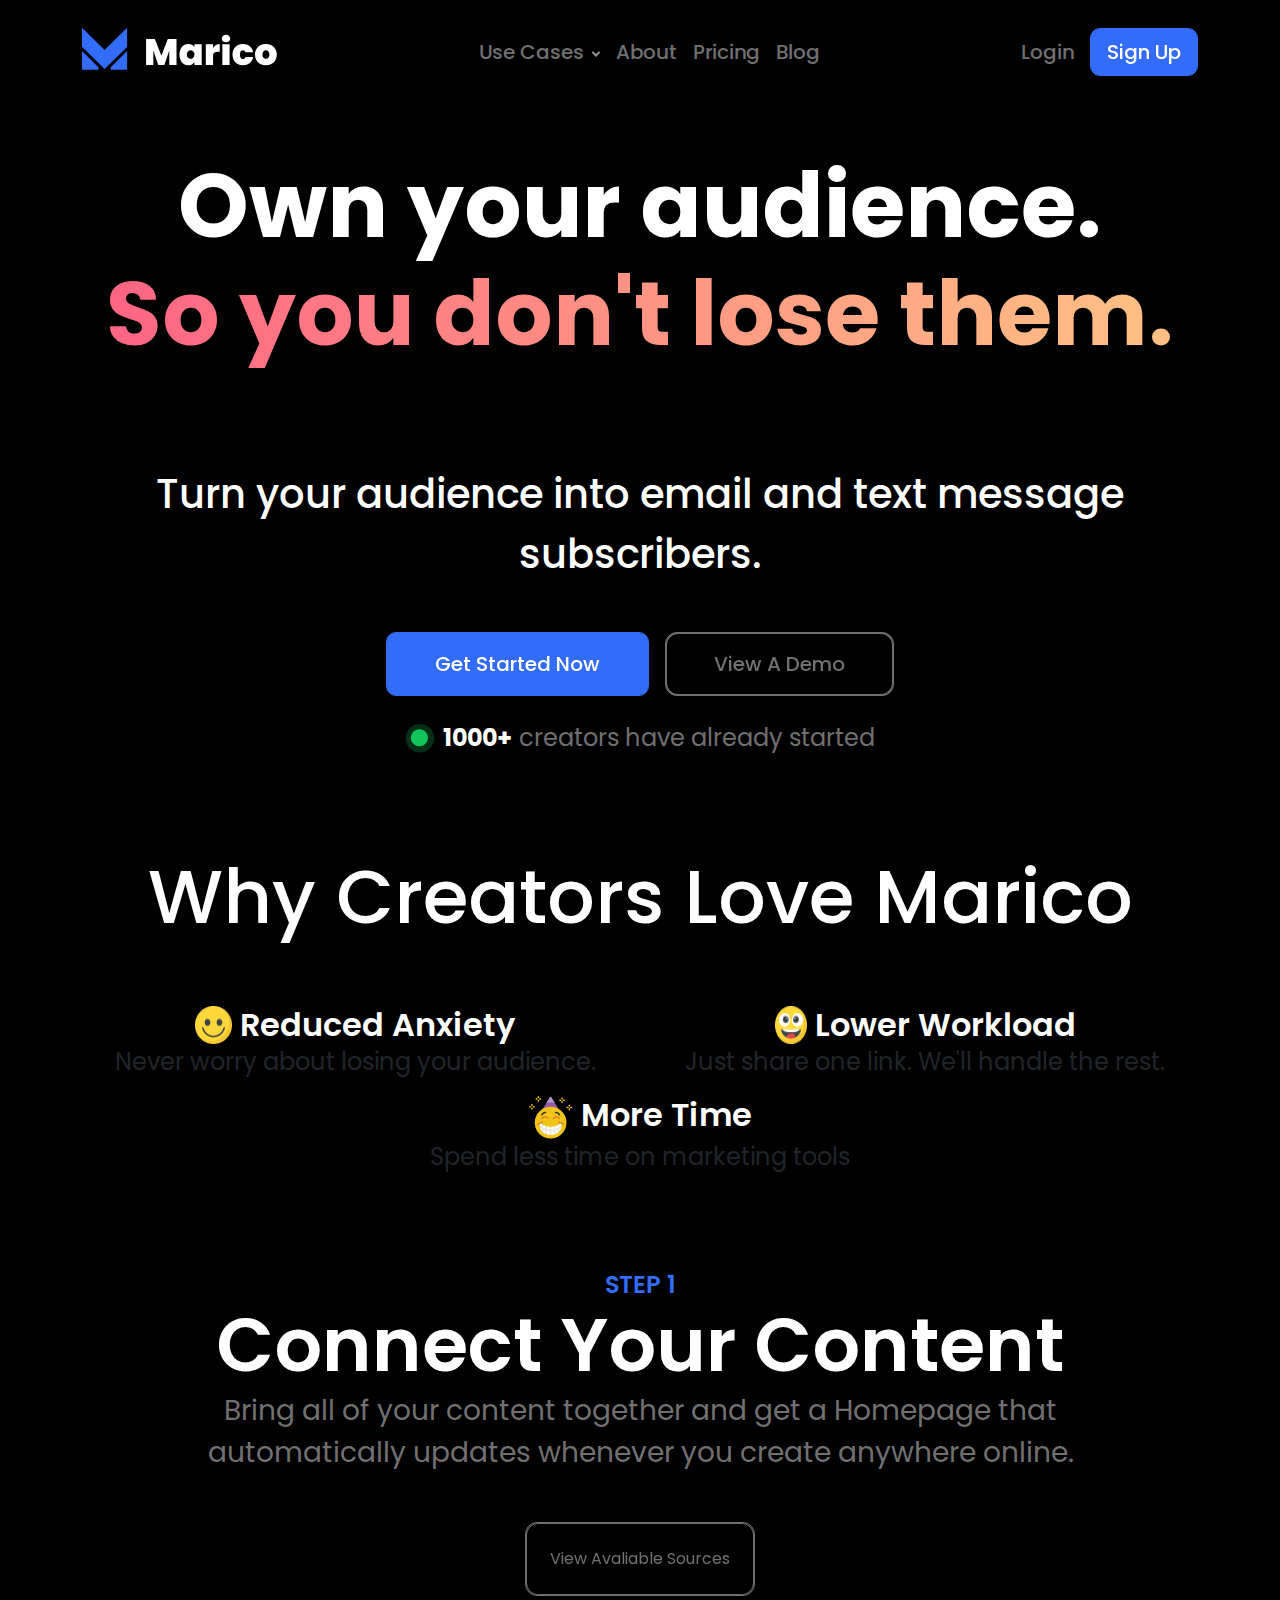
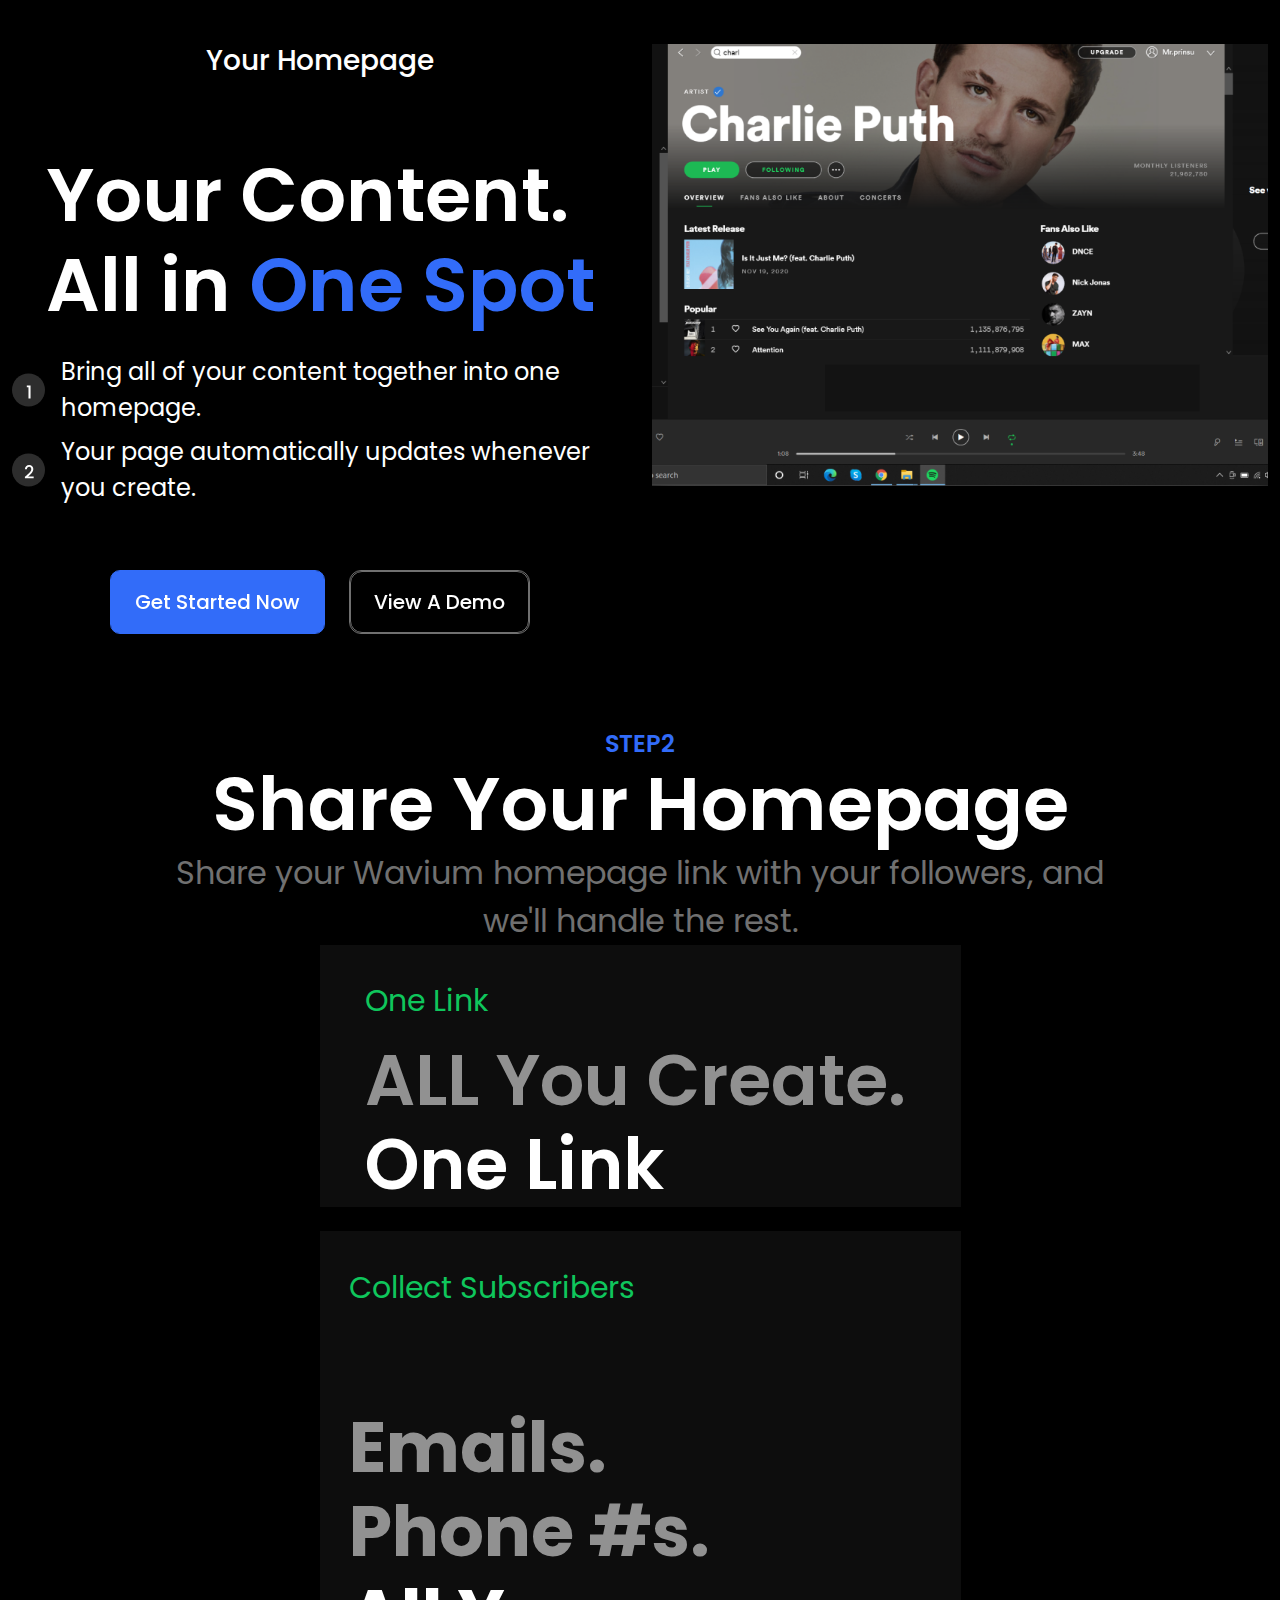
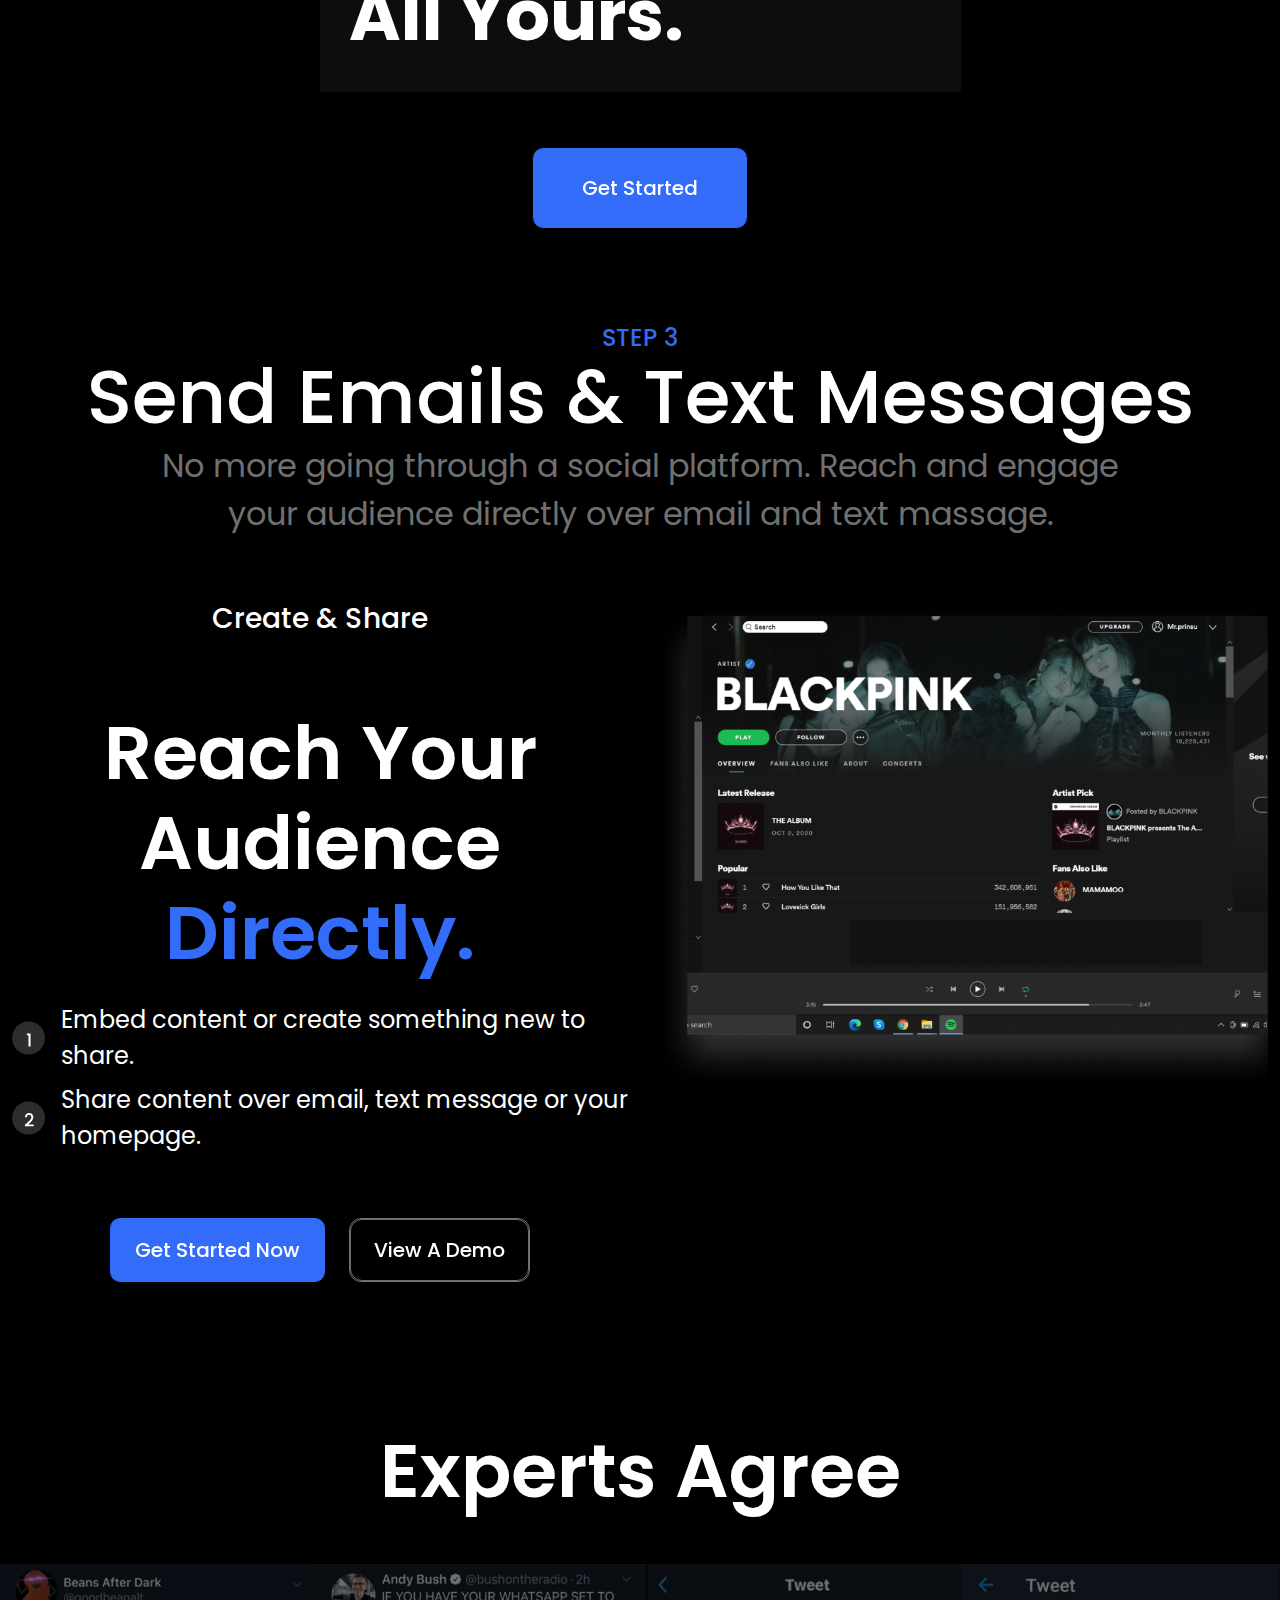
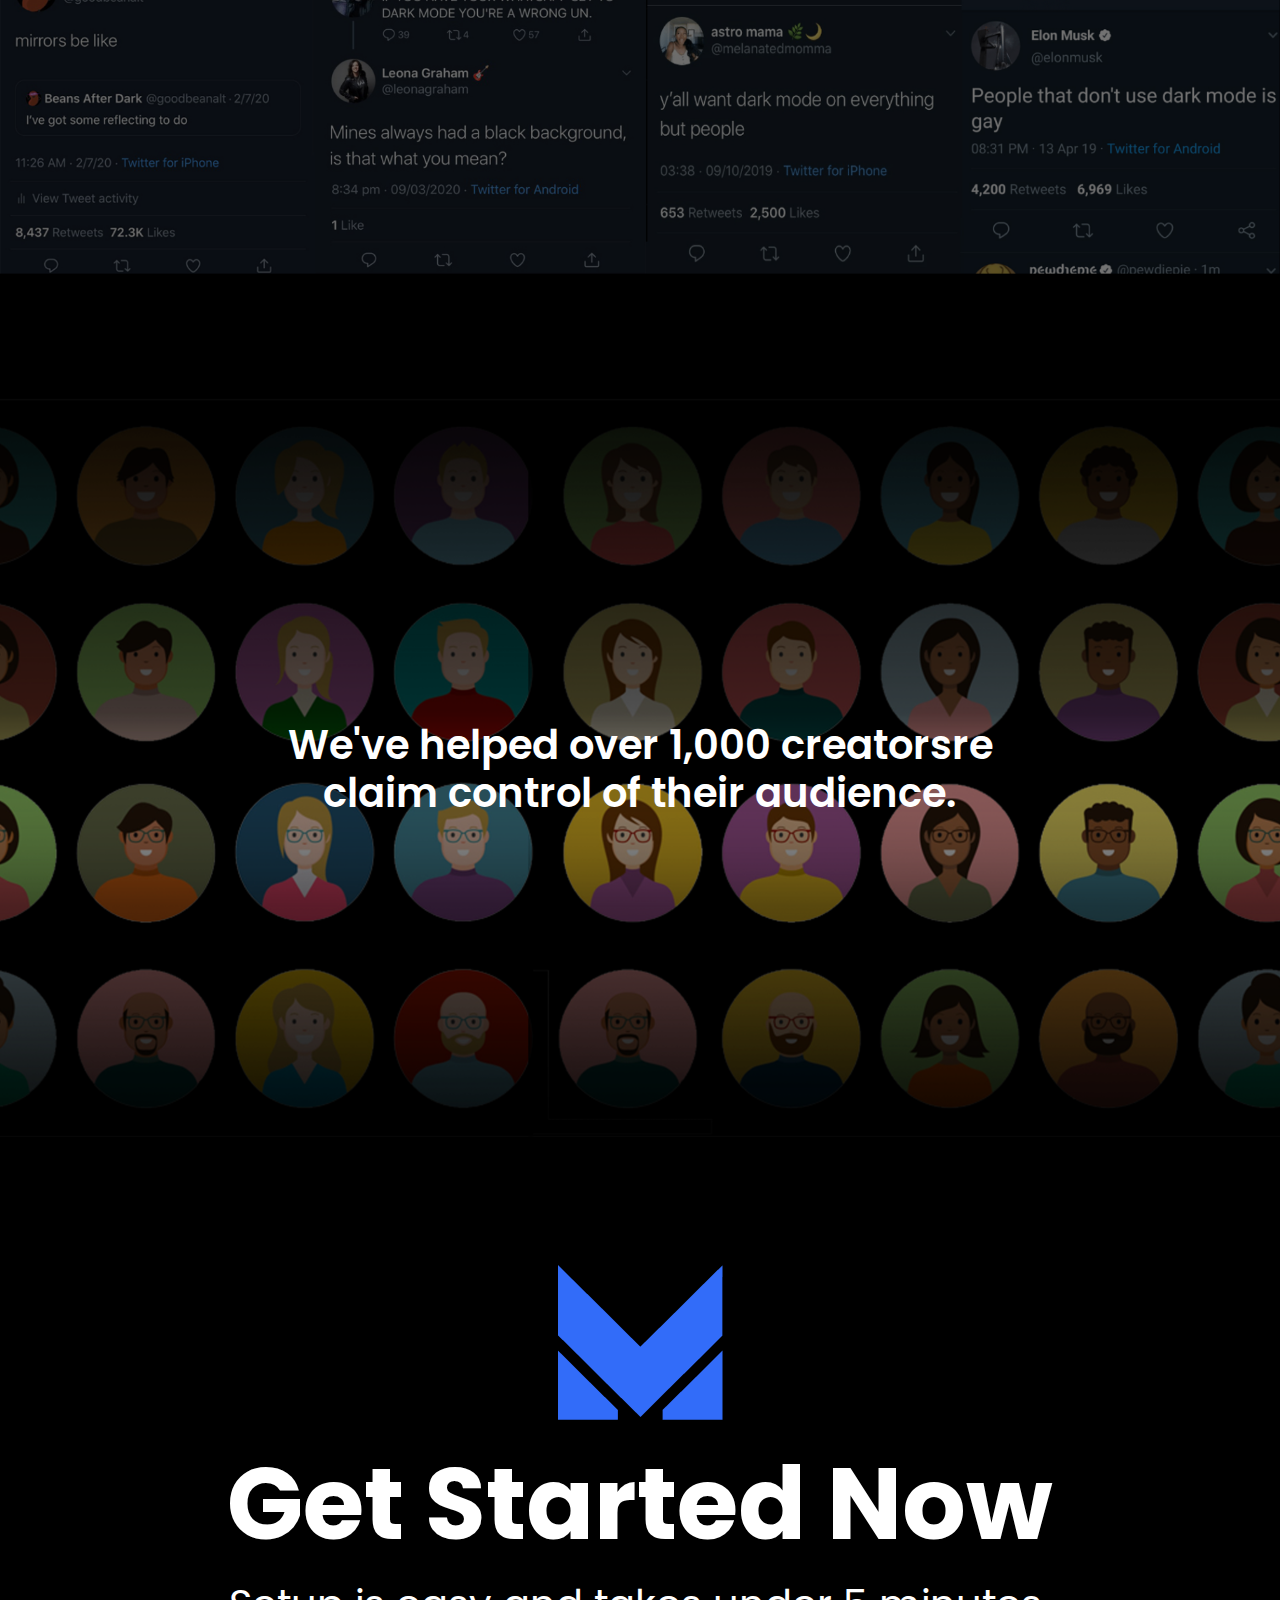
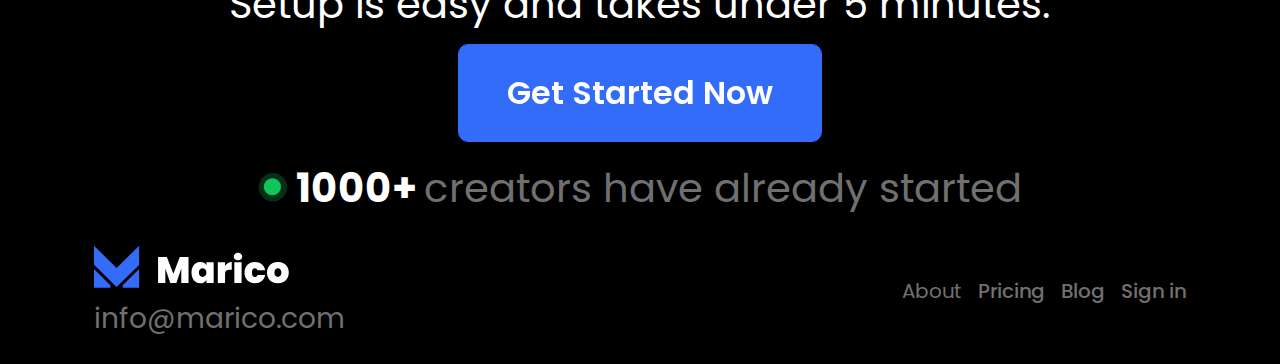
<file: index.html>
<!DOCTYPE html>
<html lang="en">

<head>
    <meta charset="UTF-8">
    <meta name="viewport" content="width=device-width, initial-scale=1.0">
    <!--=============== DESCRIPTION ===============-->
    <meta name="description" content="Welcome to our Spotify ☺">

    <!--=============== FAVICON ===============-->
    <link rel="shortcut icon" href="img/svgs/favicon.svg" type="image/x-icon">

    <!--=============== BOXICONS ===============-->
    <link href='https://unpkg.com/boxicons@2.1.4/css/boxicons.min.css' rel='stylesheet'>

    <!--=============== SWIPER ===============-->
    <link rel="stylesheet" href="https://cdn.jsdelivr.net/npm/swiper@11/swiper-bundle.min.css" />

    <!--=============== BOOTSTRAP ===============-->
    <link rel="stylesheet" href="styles/bootstrap.min.css">

    <!--=============== STYLES ===============-->
    <link rel="stylesheet" href="styles/main.css">
    <link rel="stylesheet" href="styles/breakpoints.css">
    <title>Marico | Home Page</title>
</head>

<body class="bg-black">

    <!-- Modal -->
    <div class="offcanvas offcanvas-start bg-dark" data-bs-scroll="true" data-bs-backdrop="false" tabindex="-1"
        id="offcanvasScrolling" aria-labelledby="offcanvasScrollingLabel">
        <div class="offcanvas-header">
            <h5 class="offcanvas-title text-white" id="offcanvasScrollingLabel">Menu</h5>
            <button type="button" class="btn-close bg-white" data-bs-dismiss="offcanvas" aria-label="Close"></button>
        </div>
        <div class="offcanvas-body">
            <ul class="d-flex flex-column align-items-center column-gap-3">
                <div class="nav-item-top dropdown">
                    <a class="nav-link-sm d-flex fs-5 fw-500 transition primary-hover align-items-center text-white column-gap-2 dropdown-toggle dropdown-arrow dropdown-toggle-not pe-3"
                        href="#" id="navbarDropdownLang" role="button" data-bs-toggle="dropdown" aria-expanded="false">
                        Use Cases
                    </a>
                    <ul class="dropdown-menu dropdown-transition" aria-labelledby="navbarDropdownLang"
                        style="min-width: auto">

                        <li>
                            <a class="ru dropdown-item dropdown-item-language" href="#">Русский</a>
                        </li>
                        <li>
                            <a class="en dropdown-item dropdown-item-language" href="#">English</a>
                        </li>
                        <li>
                            <a class="uz dropdown-item dropdown-item-language" href="#">O`zbekcha</a>
                        </li>
                    </ul>
                </div>
                <li><a class="text-white fw-500 transition primary-hover fs-5" href="#">About</a></li>
                <li><a class="text-white fw-500 transition primary-hover fs-5" href="#">Pricing</a></li>
                <li><a class="text-white fw-500 transition primary-hover fs-5" href="#">Blog</a></li>
            </ul>
            <div class="d-flex justify-content-center align-items-center column-gap-2 row-gap-1 mt-4">
                <a href="#" class="text-white transition primary-hover fw-500 fs-5">Login</a>
                <a href="#" class="fs-5 fw-500 text-white btn btn-primary hvr-primary py-2 px-3">Sign Up</a>
            </div>
        </div>
    </div>

    <!--=============== HEADER ===============-->
    <header class="header">
        <nav class="py-4">
            <div class="container">
                <div class="d-flex align-items-center justify-content-between">
                    <a href="#" class="site-logo"><img src="./img/svgs/site-logo.svg" alt=""></a>
                    <ul class="d-lg-flex d-none align-items-center column-gap-3">
                        <div class="nav-item-top dropdown">
                            <a class="nav-link-sm d-flex fs-5 fw-500 transition primary-hover align-items-center text-secondary column-gap-2 dropdown-toggle dropdown-arrow dropdown-toggle-not pe-3"
                                href="#" id="navbarDropdownLang" role="button" data-bs-toggle="dropdown"
                                aria-expanded="false">
                                Use Cases
                            </a>
                            <ul class="dropdown-menu dropdown-transition" aria-labelledby="navbarDropdownLang"
                                style="min-width: auto">

                                <li>
                                    <a class="ru dropdown-item dropdown-item-language" href="#">Русский</a>
                                </li>
                                <li>
                                    <a class="en dropdown-item dropdown-item-language" href="#">English</a>
                                </li>
                                <li>
                                    <a class="uz dropdown-item dropdown-item-language" href="#">O`zbekcha</a>
                                </li>
                            </ul>
                        </div>
                        <li><a class="text-secondary fw-500 transition primary-hover fs-5" href="#">About</a></li>
                        <li><a class="text-secondary fw-500 transition primary-hover fs-5" href="#">Pricing</a></li>
                        <li><a class="text-secondary fw-500 transition primary-hover fs-5" href="#">Blog</a></li>
                    </ul>
                    <div class="d-sm-flex d-none align-items-center column-gap-3">
                        <a href="#" class="text-secondary transition primary-hover fw-500 fs-5">Login</a>
                        <a href="pages/signup.html"
                            class="fs-5 fw-500 text-white btn btn-primary hvr-primary py-2 px-3">Sign Up</a>
                    </div>
                    <button class="btn btn-primary d-lg-none d-flex" type="button" data-bs-toggle="offcanvas"
                        data-bs-target="#offcanvasScrolling" aria-controls="offcanvasScrolling"><i
                            class='bx bx-menu-alt-left bx-sm text-primary'></i></button>
                </div>
            </div>
        </nav>
    </header>

    <!--=============== MAIN ===============-->
    <main>
        <!--=============== HEADER INTRO ===============-->
        <section class="header-intro mb-4 mb-md-5">
            <div class="container">
                <div class="d-flex flex-column align-items-center">
                    <h2 class="intro-title text-white fw-bold text-center mt-5">Own your audience.</h2>
                    <h2 class="intro-title-liner fw-bold text-center mb-5">So you don't lose them.</h2>
                    <p class="text-center fw-500 fs-1 text-white my-5 col-xxl-6">Turn your audience into email and
                        text message subscribers.</p>
                    <div class="d-flex align-items-center justify-content-center flex-wrap column-gap-3 row-gap-3 mb-4">
                        <a href="#" class="btn btn-primary hvr-primary fw-500 fs-5 text-white py-3 px-5">Get Started
                            Now</a>
                        <a href="#" class="btn btn-secondary hvr-secondary fw-500 fs-5 text-secondary py-3 px-5">View A
                            Demo</a>
                    </div>
                    <div class="d-flex align-items-center">
                        <img src="./img/svgs/green-dot.svg" alt="">
                        <p class="d-flex align-items-center fw-normal fs-4 text-secondary"><span
                                class="fs-4 text-white mx-2 fw-bold">1000+</span> creators have already started</p>
                    </div>
                </div>
            </div>
        </section>

        <section class="creators mt-5 pt-5">
            <div class="container">
                <div class="d-flex justify-content-center">
                    <h4 class=" connet text-white fs-8 text-center">Why Creators Love Marico</h4>
                </div>
                <div class="row d-flex justify-content-center mt-5 pt-3 row-gap-3">
                    <div class="col-xxl-4 col-xl-6">
                        <div class="d-flex flex-column align-items-center">
                            <h4 class="fw-600 fs-2 text-white d-flex column-gap-2"><img src="img/creator-1.png"
                                    alt="">Reduced Anxiety</h4>
                            <p class="text-grey fw-normal fs-4 text-center">Never worry about losing your audience.
                            </p>
                        </div>
                    </div>
                    <div class="col-xxl-4 col-xl-6">
                        <div class="d-flex flex-column align-items-center">
                            <h4 class="fw-600 fs-2 text-white d-flex column-gap-2"><img src="img/creator-2.png"
                                    alt="">Lower Workload</h4>
                            <p class="text-grey fw-normal fs-4 text-center ">Just share one link. We'll handle the rest.
                            </p>
                        </div>

                    </div>
                    <div class="col-xxl-4 col-xl-6 ">
                        <div class="d-flex flex-column align-items-center">
                            <h4 class="fw-600 fs-2 text-white d-flex column-gap-2 text-center"><img
                                    src="img/creator-3.png" alt="">More Time</h4>
                            <p class="text-grey fw-normal fs-4 text-center">Spend less time on marketing tools</p>
                        </div>
                    </div>
                </div>
            </div>
        </section>

        <section class="step mt-5 pt-5">
            <div class="container">
                <div class="d-flex justify-content-center flex-column">
                    <h4 class="fw-600 fs-4 text-primary text-center">STEP 1</h4>
                    <h4 class=" connet fw-600 fs-8 text-white text-center">Connect Your Content</h4>
                    <p class="fw-normal fs-3 text-secondary text-center">Bring all of your content together and get a
                        Homepage that <br>
                        automatically updates whenever you create anywhere online.
                    </p>
                    <div class="d-flex justify-content-center mt-5">
                        <button class="btn btn-secondary hvr-secondary text-secondary py-4 px-4 bg-dark">View Avaliable
                            Sources</button>
                    </div>
                </div>
            </div>
        </section>

        <section class="py-5 px-">
            <div class="container-fluid">
                <div class="row d-flex justify-content-between row-gap-3">
                    <div class="col-xxl-5 col-xl-6">
                        <div class="spot-boxxer d-flex align-items-center flex-column">
                            <h4 class="text-white fw-500 fs-3">Your Homepage</h4>
                            <div class="d-flex flex-column mt-5 pt-4">
                                <h4 class="spot-title text-white fw-600 fs-8">Your Content.</h4>
                                <h4 class="text-white spot-title fw-600 fs-8">All in <span
                                        class="spot-title text-primary fw-600 fs-8">One Spot</span></h4>
                            </div>
                            <div class="d-flex flex-column mt-4 row-gap-2">
                                <p class="spot-text fw-normal fs-4 text-white d-flex column-gap-3"><img
                                        src="img/svgs/spot-1.svg" alt="#!">Bring all of your content together into one
                                    homepage.</p>
                                <p class="spot-text fw-normal fs-4 text-white d-flex column-gap-3"><img
                                        src="img/svgs/spot-2.svg" alt="#!">Your page automatically updates whenever you
                                    create.</p>
                            </div>
                            <div class="d-flex mt-5 pt-3 column-gap-4 spot-btn">
                                <button class="btn btn-primary hvr-primary fw-500 fs-5 py-3 px-4">Get Started
                                    Now</button>
                                <button class="btn btn-secondary hvr-secondary fw-500 fs-5 py-3 px-4">View A
                                    Demo</button>
                            </div>
                        </div>
                    </div>
                    <div class="col-xxl-5 col-xl-6">
                        <div class="d-flex align-items-center">
                            <img class="w-100" src="img/spot-img.png" alt="">
                        </div>
                    </div>
                </div>
            </div>
        </section>

        <section class="py-5 px-2">
            <div class="container">
                <div class="d-flex w-100 flex-column">
                    <div class=" w-100 flex-column align-items-center">
                        <h3 class="fw-600 fs-4 text-primary text-center">STEP2</h3>
                        <h4 class=" spotify-title fw-600 fs-8 text-white text-center">Share Your Homepage</h4>
                        <p class="fw-normal fs-2 text-secondary text-center">Share your Wavium homepage link with your
                            followers, and <br>
                            we'll handle the rest.
                        </p>
                    </div>
                    <div class="row d-flex justify-content-center row-gap-4">
                        <div class="col-xxl-5 col-xl-7">
                            <div class="link-wrap">
                                <a class="link-a" href="">One Link</a>
                                <h4 class="spotify-text fw-600 fs-10 text-third mt-3">ALL You Create. <span
                                        class="spotify-text fw-600 fs-10 text-white">One Link</span></h4>
                                <div class=" d-xxl-flex d-none positon-relative"><img class="mobile"
                                        src="img/spotify-,obile.png" alt=""></div>
                            </div>
                        </div>
                        <div class="col-xxl-5 col-xl-7">
                            <div class="link-wraper">
                                <a class="link-a" href="">Collect Subscribers</a>
                                <h4 class="spotify-text fw-bold fs-10 text-third mt-5 pt-5 ">Emails. <br>
                                    Phone #s. <br>
                                    <span class="spotify-text fw-bold fs-10 text-white">All Yours.</span>
                                </h4>
                            </div>
                        </div>
                    </div>
                </div>
                <div class="d-flex justify-content-center mt-5 pt-2">
                    <button class="btn btn-primary hvr-primary fw-500 fs-5 py-4 px-5">Get Started</button>
                </div>
            </div>
        </section>


        <section class="py-5 px-">
            <div class="container-fluid">
                <div class="row d-flex justify-content-between row-gap-3">
                    <div class="d-flex flex-column mb-5">
                        <h4 class="text-primary fw-500 fs-4 text-center">STEP 3</h4>
                        <h4 class="black-title fw-500 fs-8 text-white text-center">Send Emails & Text Messages</h4>
                        <p class="black-text fw-normal fs-2 text-secondary text-center">No more going through a social
                            platform. Reach and engage <br>
                            your audience directly over email and text massage.
                        </p>
                    </div>
                    <div class="col-xxl-5 col-xl-6">
                        <div class="spot-boxxer d-flex align-items-center flex-column">
                            <h4 class="text-white fw-500 fs-3">Create & Share</h4>
                            <div class="d-flex flex-column mt-5 pt-4">
                                <h4 class="spot-title text-white fw-600 fs-8 text-center">Reach Your</h4>
                                <h4 class="text-white spot-title fw-600 fs-8 text-center">Audience <span
                                        class="spot-title text-primary fw-600 fs-8">Directly.</span></h4>
                            </div>
                            <div class="d-flex flex-column mt-4 row-gap-2">
                                <p class="spot-text fw-normal fs-4 text-white d-flex column-gap-3"><img
                                        src="img/svgs/spot-1.svg" alt="#!">Embed content or create something new to
                                    share.</p>
                                <p class="spot-text fw-normal fs-4 text-white d-flex column-gap-3"><img
                                        src="img/svgs/spot-2.svg" alt="#!">Share content over email, text message or
                                    your homepage.</p>
                            </div>
                            <div class="d-flex mt-5 pt-3 column-gap-4 spot-btn">
                                <button class="btn btn-primary hvr-primary fw-500 fs-5 py-3 px-4">Get Started
                                    Now</button>
                                <button class="btn btn-secondary hvr-secondary fw-500 fs-5 py-3 px-4">View A
                                    Demo</button>
                            </div>
                        </div>
                    </div>
                    <div class="col-xxl-5 col-xl-6">
                        <div class="d-flex align-items-center">
                            <img class="w-100" src="img/black-img.png" alt="">
                        </div>
                    </div>
                </div>
            </div>
        </section>

        <section class="mt-5 pt-5">
            <div class="">
                <h4 class="expert fw-600 fs-8 text-white text-center mb-5">Experts Agree</h4>
            </div>
            <div class="d-flex justify-content-center">
                <img class="w-100" src="img/experts.png" alt="">
            </div>
        </section>


        <section class="mt-5 pt-5">
            <div class="help d-flex align-items-center justify-content-center">
                <h4 class="helped fw-600 fs-10 text-white text-center  d-flex align-">We've helped over 1,000 creatorsre
                    <br>
                    claim control of their audience.
                </h4>
            </div>

        </section>
    </main>

    <!--=============== Footer ===============-->
    <footer class="footer mt-5 pt-5">
        <div class="container">
            <div class="d-flex align-items-center flex-column">
                <div class="">
                    <img src="img/big-logo.png" alt="">
                </div>
                <h4 class="start fs-11 fw-bold text-white text-center mt-4 mb-3">Get Started Now</h4>
                <p class="take fw-normal display-6 text-white text-center">Setup is easy and takes under 5 minutes.</p>
                <div class="">
                    <button class="btm btn btn-primary fs-2 fw-600 text-white py-4 px-5 hvr-primary mt-3 mb-3">Get
                        Started Now</button>
                </div>
                <div class="d-flex align-items-center">
                    <img src="./img/svgs/green-dot.svg" alt="">
                    <p class="sub d-flex align-items-center fw-normal fs-1 text-secondary"><span
                            class="sub fs-1 text-white mx-2 fw-bold">1000+</span> creators have already started
                    </p>
                </div>
            </div>


            <nav class="py-4">
                <div class="container">
                    <div class="d-flex align-items-center justify-content-between">
                        <div class="d-flex flex-column">
                            <a href="#" class="site-logo"><img src="./img/svgs/site-logo.svg" alt=""></a>
                            <a class="fw-normal fs-3 text-secondary" href="">info@marico.com</a>
                        </div>
                        <ul class="d-lg-flex d-none  align-items-center  column-gap-3">
                            <li><a class="text-secondary transition primary-hover fs-5" href="#">About</a></li>
                            <li><a class="text-secondary fw-500 transition primary-hover fs-5" href="#">Pricing</a></li>
                            <li><a class="text-secondary fw-500 transition primary-hover fs-5" href="#">Blog</a></li>
                            <li><a class="text-secondary fw-500 transition primary-hover fs-5" href="#">Sign in</a></li>
                        </ul>
                        <button class="btn btn-primary d-lg-none d-flex" type="button" data-bs-toggle="offcanvas"
                            data-bs-target="#offcanvasScrolling" aria-controls="offcanvasScrolling"><i
                                class='bx bx-menu-alt-left bx-sm text-primary'></i></button>
                    </div>
                </div>
            </nav>
        </div>
    </footer>


    <script src="https://cdn.jsdelivr.net/npm/swiper@11/swiper-bundle.min.js"></script>
    <script src="scripts/bootstrap.bundle.min.js"></script>
    <script src="scripts/main.js"></script>
</body>

</html>
</file>
<file: styles/main.css>
/* Site Font */
@import url('https://fonts.googleapis.com/css2?family=Poppins:wght@100;200;300;400;500;600;700;800;900&display=swap');

/* General Settings */
* {
    margin: 0;
    padding: 0;
    box-sizing: border-box;
    list-style: none;
    text-decoration: none !important;
    border: 0;
}

:root {
    --title-color: #919191;
    --transition: .4s;
    --primary-font: 'Poppins';
}

body {
    font-family: var(--primary-font);
}

.w-max-content {
    width: max-content !important;
}

ul,
ol {
    padding: 0 !important;
    margin: 0 !important;
}

.h1,
.h2,
.h3,
.h4,
.h5,
.h6,
h1,
h2,
h3,
h4,
h5,
h6,
p {
    margin-bottom: 0 !important;
}

button {
    background-color: transparent !important;
}

/* Bootstrap tools */
.fs-7 {
    font-size: 14px;
}

.fs-8 {
    font-size: 75px;
}


.fs-9 {
    font-size: 80px;
}
.fs-10 {
    font-size: 70px;
}

.fs-11 {
    font-size: 100px;
}


.title-color {
    color: var(--title-color);
}

.transition {
    transition: var(--transition);
}

.fw-500 {
    font-weight: 500;
}

.fw-600 {
    font-weight: 600;
}
.text-third {
    color: #919191;
}

.primary-hover:hover {
    color: var(--bs-primary) !important;
}

.btn:hover,
.btn:focus,
.btn:focus-visible,
.btn:focus-within,
.btn:visited,
.btn:target,
.btn:active {
    border-color: var(--bs-primary) !important;
    box-shadow: none !important;
}

.btn.btn-secondary:hover,
.btn.btn-secondary:focus,
.btn.btn-secondary:focus-visible,
.btn.btn-secondary:focus-within,
.btn.btn-secondary:visited,
.btn.btn-secondary:target,
.btn.btn-secondary:active {
    border-color: var(--bs-secondary) !important;
    box-shadow: none !important;
}

.hvr-secondary {
    display: inline-block;
    vertical-align: middle;
    -webkit-transform: perspective(1px) translateZ(0);
    transform: perspective(1px) translateZ(0);
    box-shadow: 0 0 1px rgba(0, 0, 0, 0);
    position: relative;
    background: var(--bs-secondary);
    -webkit-transition-property: color;
    border-radius: 12px;

    transition-property: color;
    -webkit-transition-duration: 0.3s;
    transition-duration: 0.3s;
}

.hvr-secondary:before {
    content: "";
    position: absolute;
    z-index: -1;
    top: 0;
    left: 0;
    right: 0;
    bottom: 0;
    background: black;
    border: 1px solid var(--bs-secondary);
    border-radius: 12px;
    -webkit-transform: scale(1);
    transform: scale(1);
    -webkit-transition-property: transform;
    transition-property: transform;
    -webkit-transition-duration: 0.3s;
    transition-duration: 0.3s;
    -webkit-transition-timing-function: ease-out;
    transition-timing-function: ease-out;
}

.hvr-secondary:hover,
.hvr-secondary:focus,
.hvr-secondary:active {
    color: white !important;
    border-color: var(--bs-primary);
}

.hvr-secondary:hover:before,
.hvr-secondary:focus:before,
.hvr-secondary:active:before {
    -webkit-transform: scale(0);
    transform: scale(0);
}

.hvr-primary {
    display: inline-block;
    vertical-align: middle;
    -webkit-transform: perspective(1px) translateZ(0);
    transform: perspective(1px) translateZ(0);
    box-shadow: 0 0 1px rgba(0, 0, 0, 0);
    position: relative;
    background: black !important;
    border: 1px solid var(--bs-primary);
    -webkit-transition-property: color;
    border-radius: 10px;
    transition-property: color;
    -webkit-transition-duration: 0.3s;
    transition-duration: 0.3s;
}

.hvr-primary:before {
    content: "";
    position: absolute;
    z-index: -1;
    top: 0;
    left: 0;
    right: 0;
    bottom: 0;
    background: var(--bs-primary) !important;
    border-radius: 8px;
    -webkit-transform: scale(1);
    transform: scale(1);
    -webkit-transition-property: transform;
    transition-property: transform;
    -webkit-transition-duration: 0.3s;
    transition-duration: 0.3s;
    -webkit-transition-timing-function: ease-out;
    transition-timing-function: ease-out;
}

.hvr-primary:hover,
.hvr-primary:focus,
.hvr-primary:active {
    color: var(--bs-secondary) !important;
    border-color: var(--bs-secondary) !important;
}

.hvr-primary:hover:before,
.hvr-primary:focus:before,
.hvr-primary:active:before {
    -webkit-transform: scale(0);
    transform: scale(0);
}

/* Header */
.dropdown-arrow::after {
    border-bottom: 2px solid #999;
    border-right: 2px solid #999;
    border-left: initial !important;
    border-top: initial !important;
    content: "";
    display: block;
    height: 6px;
    margin-top: -4px;
    pointer-events: none;
    position: absolute;
    right: 2px;
    top: 55%;
    transform-origin: 66% 66%;
    transform: rotate(45deg);
    transition: all .25s ease-in-out;
    width: 6px;
}

.primary-hover:hover.dropdown-arrow::after {
    border-color: var(--bs-primary);
}

.dropdown-arrow.show::after {
    transform: rotate(-135deg);
}

/* Header Intro */
.intro-title {
    font-size: 112px;
}

.intro-title-liner {
    font-size: 112px;
    background: linear-gradient(90deg, #FE6783 1.9%, #FFBF84 97.1%);
    background-clip: text;
    -webkit-text-fill-color: transparent;
}

.link-wrap {
    background: #0D0D0D;
    padding: 33px 45px 0 45px;
}


.link-wraper {
    background: #0D0D0D;
    padding: 34px 29px;
    height: 100%;
}

.link-a {
    font-family: Poppins;
    font-size: 30px;
    font-weight: 400;
    line-height: 45px;
    text-align: left;
    color: #0FC65C;
}

.help {
    background: url(../img/help.png) no-repeat center/cover;
    height: 799px;
}

.mobile {
    width: 721px !important;
}







/* footer */
</file>
<file: styles/breakpoints.css>
@media (max-width: 1399px) {

    .intro-title,
    .intro-title-liner {
        font-size: 90px;
    }
   .helped {
        font-size: 40px !important;
    }
}

@media (max-width: 1199px) {

    .intro-title,
    .intro-title-liner {
        font-size: 79px;
    }
}

@media (max-width: 991px) {

    .intro-title,
    .intro-title-liner {
        font-size: 58px;
    }

    .spot-img {
        width: 100%;
    }
}

@media (max-width: 767px) {

    .intro-title,
    .intro-title-liner {
        font-size: 43px;
    }

    
   .helped {
        font-size: 30px !important;
    }

    .start {
        font-size: 60px !important;
    } 
}

@media (max-width: 575px) {

    .intro-title,
    .intro-title-liner {
        font-size: 40px;
    }


    .expert {
        font-size: 30px;
    }

    
   .helped {
        font-size: 18px !important;
    }

    .site-logo img {
        width: 145px;
    }

    .spot-title {
        font-size: 30px !important;
    }

    .spot-text {
        font-size: 15px !important;
    }

    .spot-btn {
        display: flex !important;
        flex-direction: column !important;
        row-gap: 10px;
    }


    .spotify-text {
        font-size: 40px;
    }

    .spotify-title {
        font-size: 30px;
    }

    .black-title {
        font-size: 30px !important;
    }

    .black-text {
        font-size: 18px !important;
    }

    .connet {
        font-size: 30px !important;
    }
    .help {
        height: 500px !important;
    }

    .btm {
        font-size: 20px !important;
    }

    .sub {
        font-size: 23px !important;
    }

    .start {
        font-size: 35px !important;
    }

    .take {
        font-size: 25px !important;
    }

    .footer-bottom {
        display: flex !important;
        align-items: center !important;
        flex-direction: column !important;
    }

    
}

@media (max-width: 1499px) {
    .spot-boxxer {
        display: flex !important;
        flex-direction: column !important;
        align-items: center !important;
    }
}
</file>
